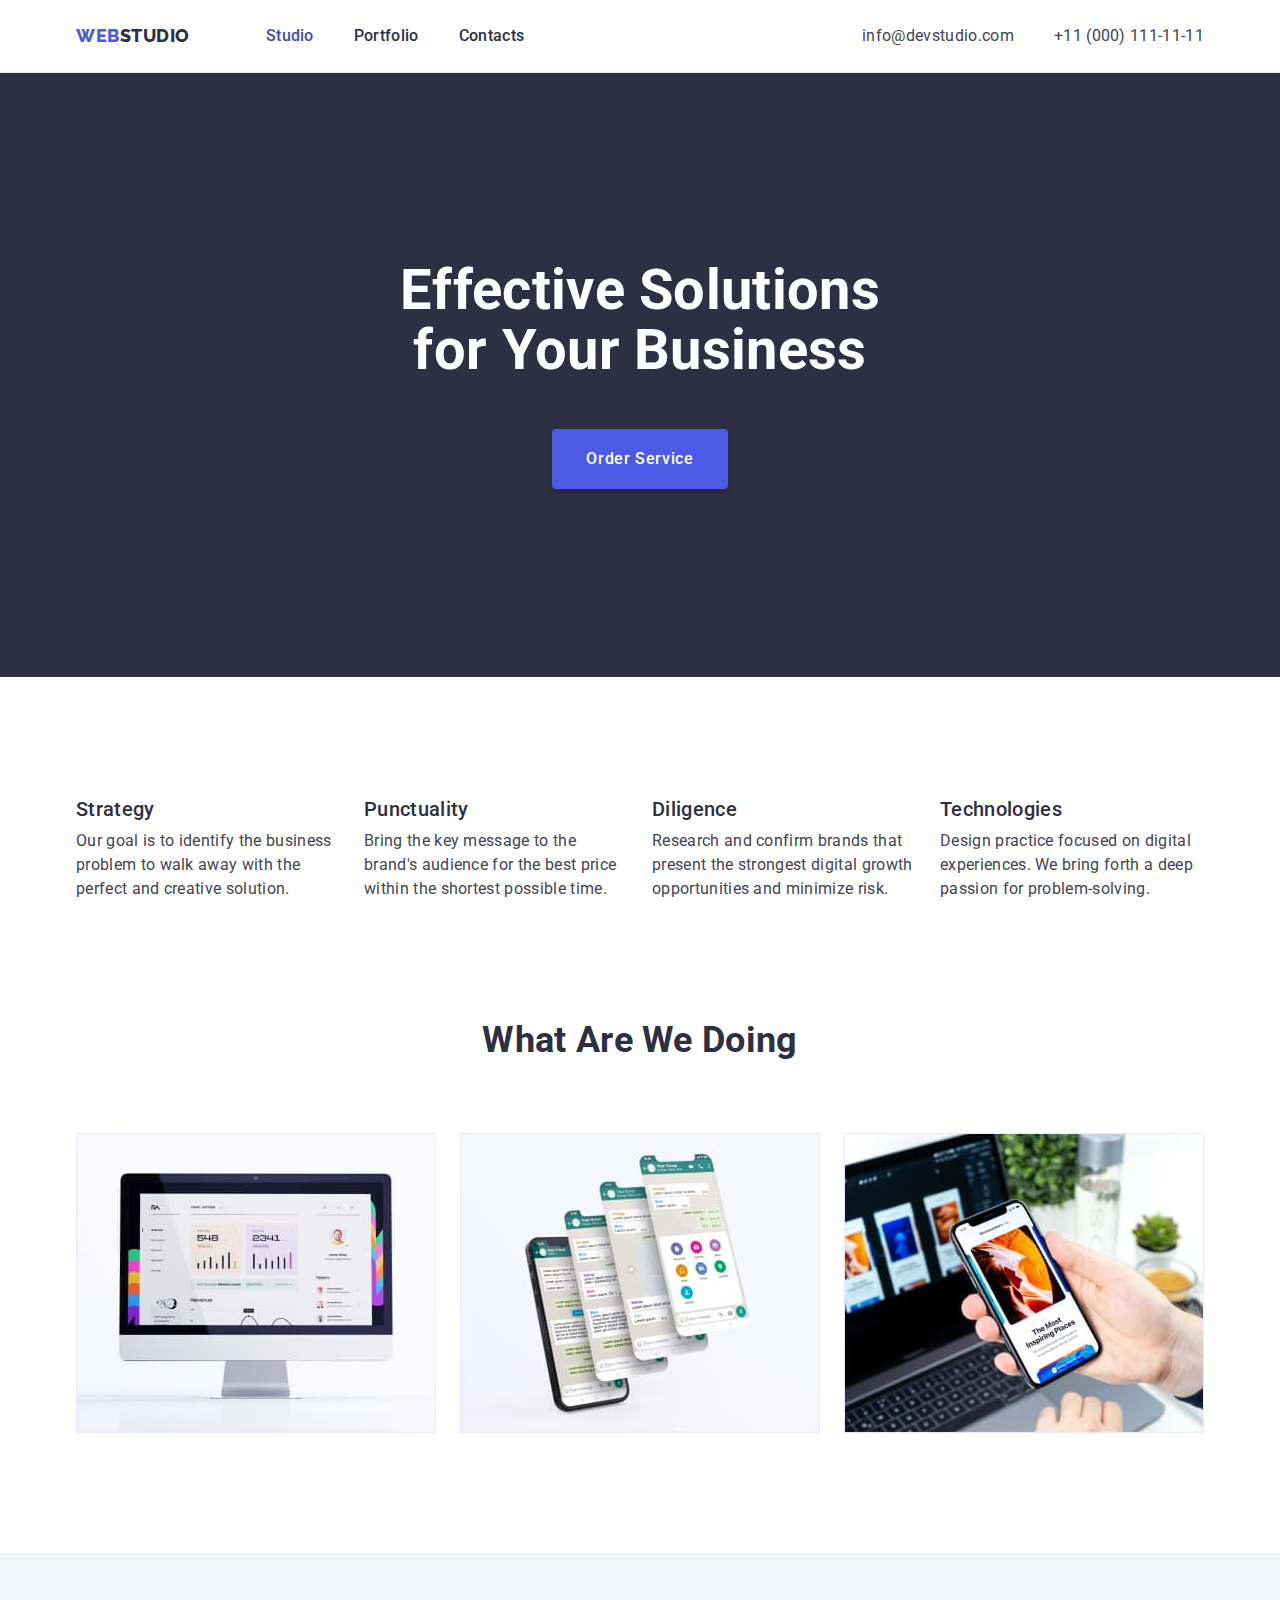
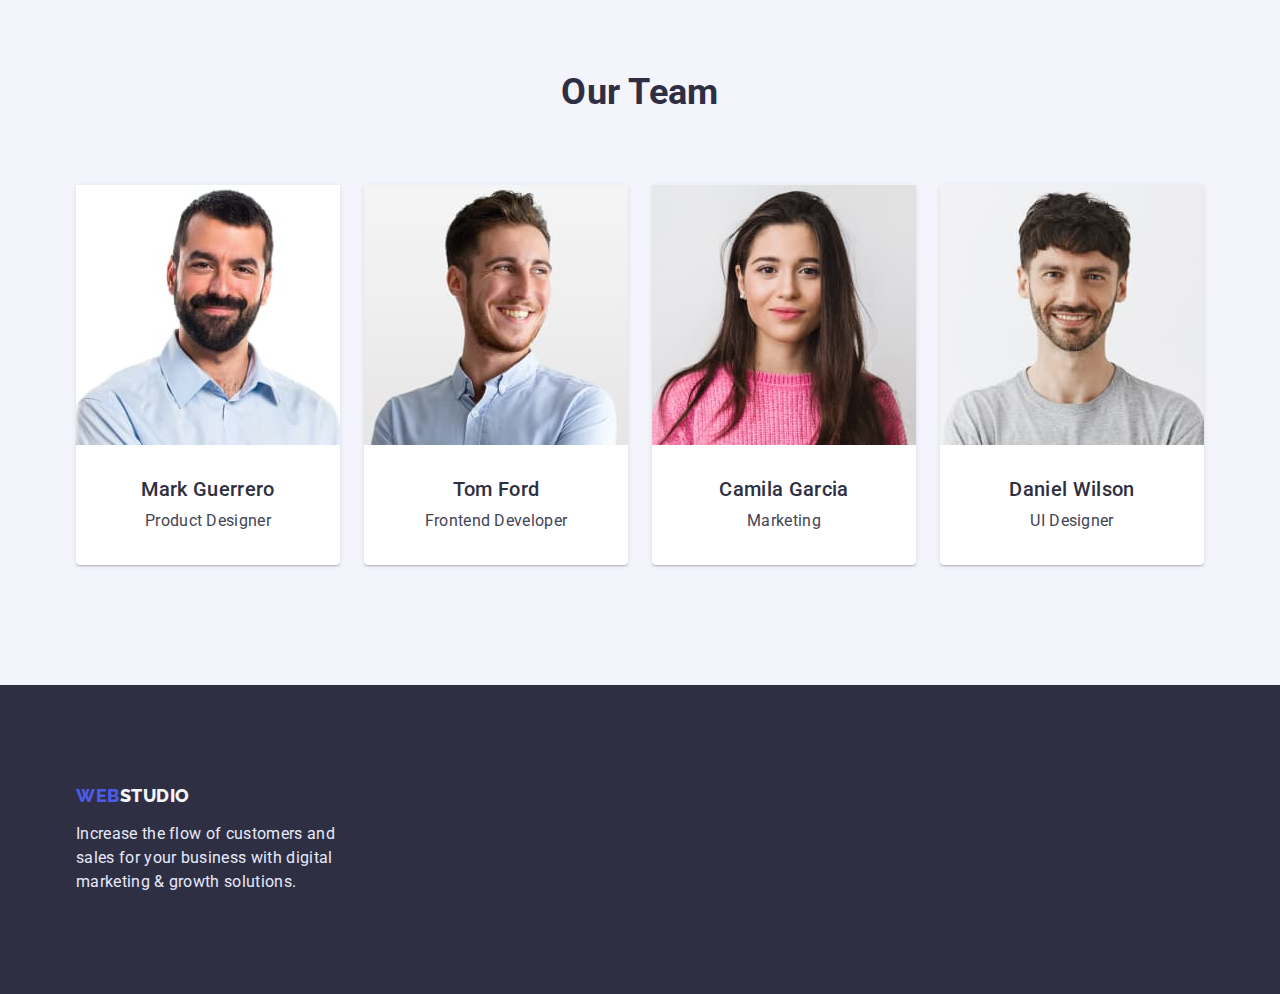
<file: index.html>
<!DOCTYPE html>
<html lang="en">
  <head>
    <meta charset="UTF-8" />
    <meta http-equiv="X-UA-Compatible" content="IE=edge" />
    <meta name="viewport" content="width=device-width, initial-scale=1.0" />
    <title>Main Page</title>
    <link rel="preconnect" href="https://fonts.googleapis.com" />
    <link rel="preconnect" href="https://fonts.gstatic.com" crossorigin />
    <link
      href="https://fonts.googleapis.com/css2?family=Raleway:wght@800&family=Roboto:wght@400;500;700;900&display=swap"
      rel="stylesheet"
    />
    <link
      rel="stylesheet"
      href="https://cdnjs.cloudflare.com/ajax/libs/modern-normalize/1.1.0/modern-normalize.min.css"
    />
    <link rel="stylesheet" href="./css/styles.css" />
  </head>
  <body>
    <header class="header">
      <div class="container header-container">
        <nav class="header-navigation">
          <a href="./index.html" class="logo header-logo link"
            ><span class="accent">Web</span>Studio</a
          >
          <ul class="header-list list">
            <li class="header-item">
              <a href="./index.html" class="header-link link active">Studio</a>
            </li>
            <li class="header-item">
              <a href="./portfolio.html" class="header-link link">Portfolio</a>
            </li>
            <li class="header-item">
              <a href="" class="header-link link">Contacts</a>
            </li>
          </ul>
        </nav>
        <address class="header-address">
          <ul class="address-list list">
            <li class="address-item">
              <a href="mailto:info@devstudio.com" class="header-mail link"
                >info@devstudio.com</a
              >
            </li>
            <li>
              <a href="tel:+110001111111" class="header-tel link"
                >+11 (000) 111-11-11</a
              >
            </li>
          </ul>
        </address>
      </div>
    </header>
    <main>
      <section class="hero">
        <div class="container">
          <h1 class="hero-title">
            Effective Solutions <br />
            for Your Business
          </h1>
          <button type="button" class="hero-btn">Order Service</button>
        </div>
      </section>
      <section class="benefits section">
        <div class="container">
          <h2 class="benefits-title-main">Our advantages</h2>
          <ul class="benefits-list list">
            <li class="benefits-item">
              <h3 class="benefits-title">Strategy</h3>
              <p class="benefits-item-text">
                Our goal is to identify the business problem to walk away with
                the perfect and creative solution.
              </p>
            </li>
            <li class="benefits-item">
              <h3 class="benefits-title">Punctuality</h3>
              <p class="benefits-item-text">
                Bring the key message to the brand's audience for the best price
                within the shortest possible time.
              </p>
            </li>
            <li class="benefits-item">
              <h3 class="benefits-title">Diligence</h3>
              <p class="benefits-item-text">
                Research and confirm brands that present the strongest digital
                growth opportunities and minimize risk.
              </p>
            </li>
            <li class="benefits-item">
              <h3 class="benefits-title">Technologies</h3>
              <p class="benefits-item-text">
                Design practice focused on digital experiences. We bring forth a
                deep passion for problem-solving.
              </p>
            </li>
          </ul>
        </div>
      </section>
      <section class="case section">
        <div class="container">
          <h2 class="case-title">What are we doing</h2>
          <ul class="case-list list">
            <li class="case-item">
              <img src="./images/img-1.jpg" alt="Apple iMak" width="360" />
            </li>
            <li class="case-item">
              <img src="./images/img-2.jpg" alt="Apple iphone" width="360" />
            </li>
            <li class="case-item">
              <img
                src="./images/img-3.jpg"
                alt="iphone and notebook"
                width="360"
              />
            </li>
          </ul>
        </div>
      </section>
      <section class="team section">
        <div class="container">
          <h2 class="team-title">Our Team</h2>
          <ul class="team-list list">
            <li class="team-item">
              <img
                class="team-item-img"
                src="./images/photo-1.jpg"
                alt="Mark Guerrero"
                width="264"
              />
              <h3 class="team-item-title">Mark Guerrero</h3>
              <p class="team-item-text">Product Designer</p>
            </li>
            <li class="team-item">
              <img
                class="team-item-img"
                src="./images/photo-2.jpg"
                alt="Tom Ford"
                width="264"
              />
              <h3 class="team-item-title">Tom Ford</h3>
              <p class="team-item-text">Frontend Developer</p>
            </li>
            <li class="team-item">
              <img
                class="team-item-img"
                src="./images/photo-3.jpg"
                alt="Camila Garcia"
                width="264"
              />
              <h3 class="team-item-title">Camila Garcia</h3>
              <p class="team-item-text">Marketing</p>
            </li>
            <li class="team-item">
              <img
                class="team-item-img"
                src="./images/photo-4.jpg"
                alt="Daniel Wilson"
                width="264"
              />
              <h3 class="team-item-title">Daniel Wilson</h3>
              <p class="team-item-text">UI Designer</p>
            </li>
          </ul>
        </div>
      </section>
    </main>
    <footer class="footer">
      <div class="container">
        <a href="./index.html" class="logo footer-logo link"
          ><span class="accent">Web</span>Studio</a
        >
        <p class="footer-text">
          Increase the flow of customers and sales for your business with
          digital marketing & growth solutions.
        </p>
      </div>
    </footer>
  </body>
</html>
</file>
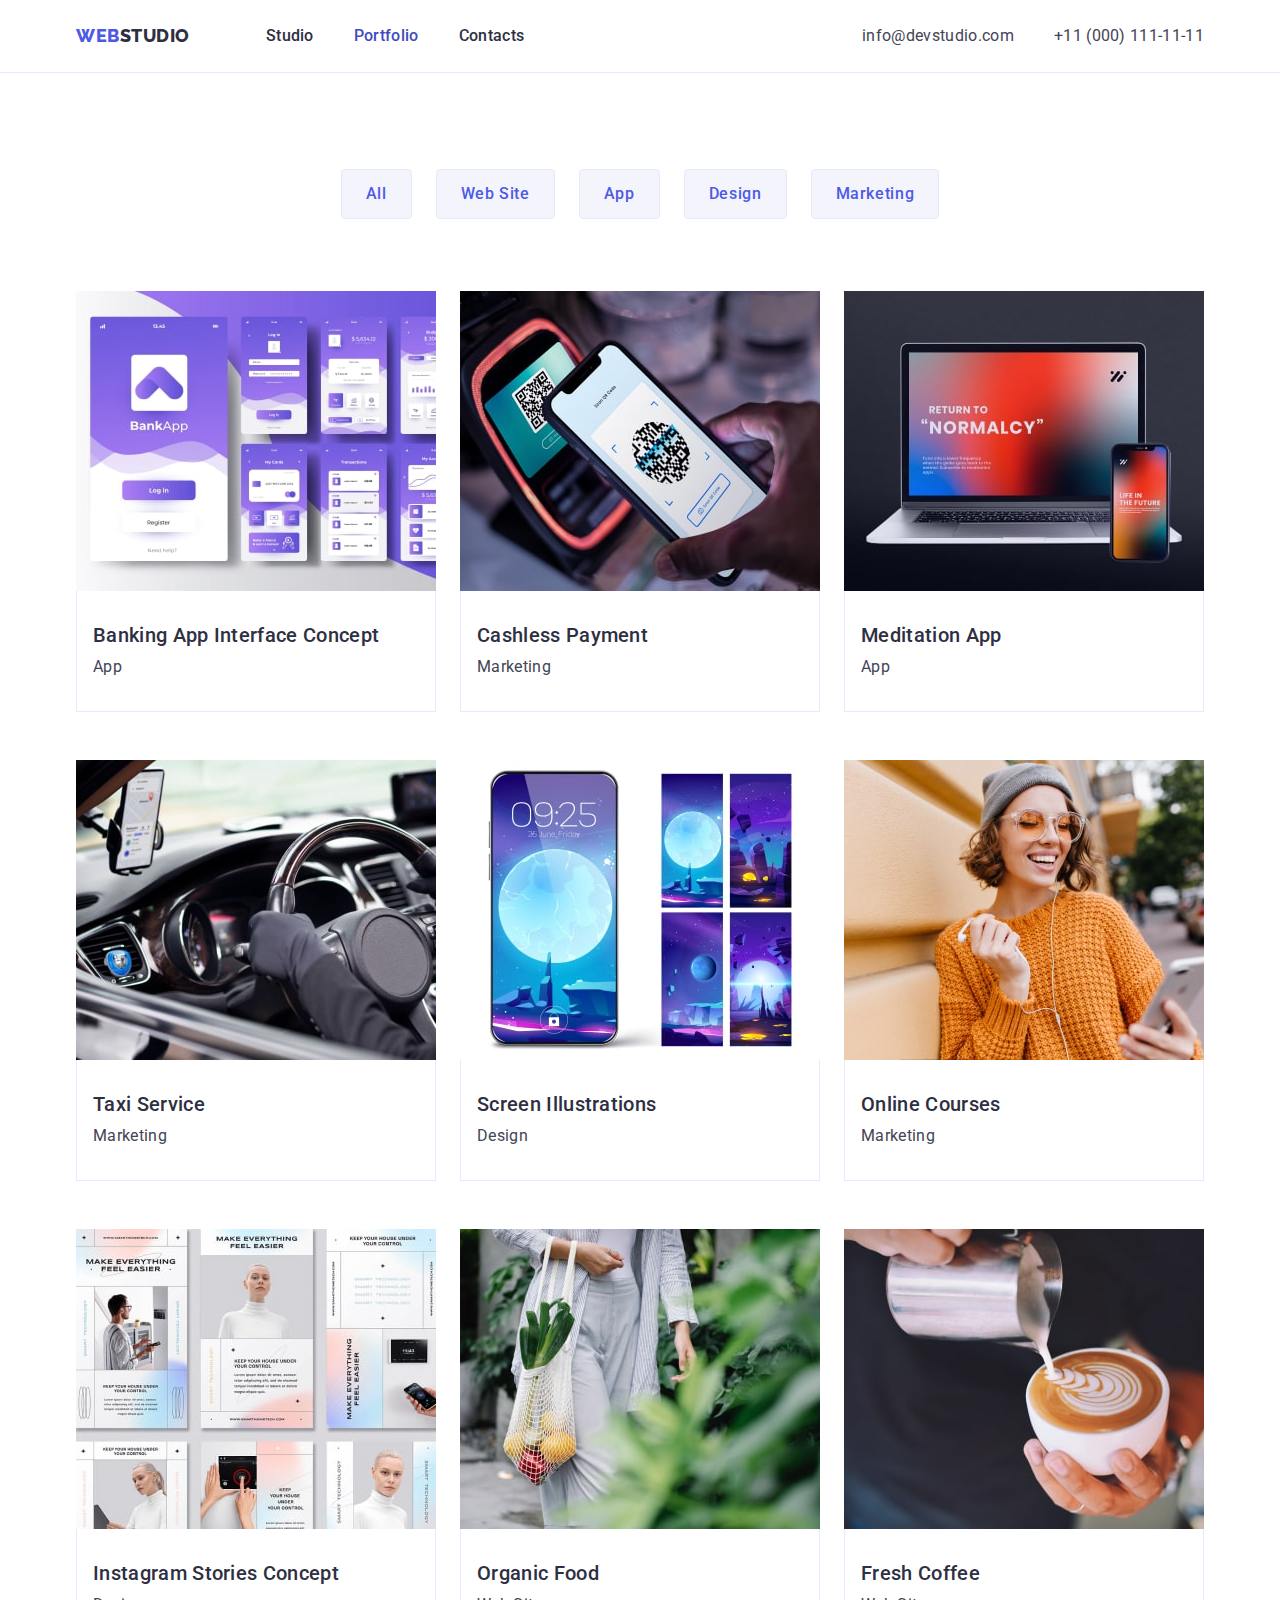
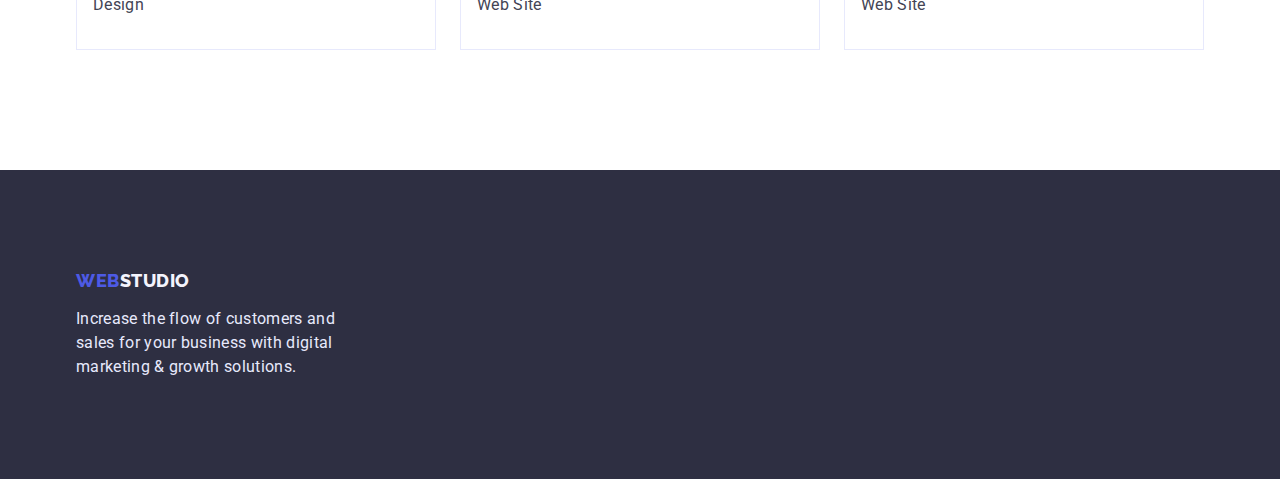
<file: portfolio.html>
<!DOCTYPE html>
<html lang="en">
  <head>
    <meta charset="UTF-8" />
    <meta http-equiv="X-UA-Compatible" content="IE=edge" />
    <meta name="viewport" content="width=device-width, initial-scale=1.0" />
    <title>Portfolio</title>
    <link rel="preconnect" href="https://fonts.googleapis.com" />
    <link rel="preconnect" href="https://fonts.gstatic.com" crossorigin />
    <link
      href="https://fonts.googleapis.com/css2?family=Raleway:wght@800&family=Roboto:wght@400;500;700;900&display=swap"
      rel="stylesheet"
    />
    <link
      rel="stylesheet"
      href="https://cdnjs.cloudflare.com/ajax/libs/modern-normalize/1.1.0/modern-normalize.min.css"
    />
    <link rel="stylesheet" href="./css/styles.css" />
  </head>
  <body>
    <header class="header">
      <div class="container header-container">
        <nav class="header-navigation">
          <a href="./index.html" class="logo header-logo link"
            ><span class="accent">Web</span>Studio</a
          >
          <ul class="header-list list">
            <li class="header-item">
              <a href="./index.html" class="header-link link">Studio</a>
            </li>
            <li class="header-item">
              <a href="./portfolio.html" class="header-link link active"
                >Portfolio</a
              >
            </li>
            <li class="header-item">
              <a href="" class="header-link link">Contacts</a>
            </li>
          </ul>
        </nav>
        <address class="header-address">
          <ul class="address-list list">
            <li class="address-item">
              <a href="mailto:info@devstudio.com" class="header-mail link"
                >info@devstudio.com</a
              >
            </li>
            <li>
              <a href="tel:+110001111111" class="header-tel link"
                >+11 (000) 111-11-11</a
              >
            </li>
          </ul>
        </address>
      </div>
    </header>
    <main>
      <section class="examples section">
        <div class="container">
          <h1 class="examples-title-main">Work examples</h1>
          <ul class="examples-btn-list list">
            <li class="examples-btn-item">
              <button type="button" class="examples-btn">All</button>
            </li>
            <li class="examples-btn-item">
              <button type="button" class="examples-btn">Web Site</button>
            </li>
            <li class="examples-btn-item">
              <button type="button" class="examples-btn">App</button>
            </li>
            <li class="examples-btn-item">
              <button type="button" class="examples-btn">Design</button>
            </li>
            <li class="examples-btn-item">
              <button type="button" class="examples-btn">Marketing</button>
            </li>
          </ul>
          <ul class="examples-list list">
            <li class="examples-item">
              <a href="" class="link">
                <img
                  src="./images/img-pf-01.jpg"
                  alt="Project Card 1"
                  width="360"
                />
                <div class="card-border">
                  <h2 class="examples-item-title">
                    Banking App Interface Concept
                  </h2>
                  <p class="examples-text">App</p>
                </div>
                <p class="examples-hover-text">
                  14 Stylish and User-Friendly App Design Concepts · Task
                  Manager App · Calorie Tracker App · Exotic Fruit Ecommerce App
                  · Cloud Storage App
                </p>
              </a>
            </li>
            <li class="examples-item">
              <a href="" class="link">
                <img
                  src="./images/img-pf-02.jpg"
                  alt="Project Card 2"
                  width="360"
                />
                <div class="card-border">
                  <h2 class="examples-item-title">Cashless Payment</h2>
                  <p class="examples-text">Marketing</p>
                </div>
                <p class="examples-hover-text">
                  14 Stylish and User-Friendly App Design Concepts · Task
                  Manager App · Calorie Tracker App · Exotic Fruit Ecommerce App
                  · Cloud Storage App
                </p>
              </a>
            </li>
            <li class="examples-item">
              <a href="" class="link">
                <img
                  src="./images/img-pf-03.jpg"
                  alt="Project Card 3"
                  width="360"
                />
                <div class="card-border">
                  <h2 class="examples-item-title">Meditation App</h2>
                  <p class="examples-text">App</p>
                </div>
                <p class="examples-hover-text">
                  14 Stylish and User-Friendly App Design Concepts · Task
                  Manager App · Calorie Tracker App · Exotic Fruit Ecommerce App
                  · Cloud Storage App
                </p>
              </a>
            </li>
            <li class="examples-item">
              <a href="" class="link">
                <img
                  src="./images/img-pf-04.jpg"
                  alt="Project Card 4"
                  width="360"
                />
                <div class="card-border">
                  <h2 class="examples-item-title">Taxi Service</h2>
                  <p class="examples-text">Marketing</p>
                </div>
                <p class="examples-hover-text">
                  14 Stylish and User-Friendly App Design Concepts · Task
                  Manager App · Calorie Tracker App · Exotic Fruit Ecommerce App
                  · Cloud Storage App
                </p>
              </a>
            </li>
            <li class="examples-item">
              <a href="" class="link">
                <img
                  src="./images/img-pf-05.jpg"
                  alt="Project Card 5"
                  width="360"
                />
                <div class="card-border">
                  <h2 class="examples-item-title">Screen Illustrations</h2>
                  <p class="examples-text">Design</p>
                </div>
                <p class="examples-hover-text">
                  14 Stylish and User-Friendly App Design Concepts · Task
                  Manager App · Calorie Tracker App · Exotic Fruit Ecommerce App
                  · Cloud Storage App
                </p>
              </a>
            </li>
            <li class="examples-item">
              <a href="" class="link">
                <img
                  src="./images/img-pf-06.jpg"
                  alt="Project Card 6"
                  width="360"
                />
                <div class="card-border">
                  <h2 class="examples-item-title">Online Courses</h2>
                  <p class="examples-text">Marketing</p>
                </div>
                <p class="examples-hover-text">
                  14 Stylish and User-Friendly App Design Concepts · Task
                  Manager App · Calorie Tracker App · Exotic Fruit Ecommerce App
                  · Cloud Storage App
                </p>
              </a>
            </li>
            <li class="examples-item">
              <a href="" class="link">
                <img
                  src="./images/img-pf-07.jpg"
                  alt="Project Card 7"
                  width="360"
                />
                <div class="card-border">
                  <h2 class="examples-item-title">Instagram Stories Concept</h2>
                  <p class="examples-text">Design</p>
                </div>
                <p class="examples-hover-text">
                  14 Stylish and User-Friendly App Design Concepts · Task
                  Manager App · Calorie Tracker App · Exotic Fruit Ecommerce App
                  · Cloud Storage App
                </p>
              </a>
            </li>
            <li class="examples-item">
              <a href="" class="link">
                <img
                  src="./images/img-pf-08.jpg"
                  alt="Project Card 8"
                  width="360"
                />
                <div class="card-border">
                  <h2 class="examples-item-title">Organic Food</h2>
                  <p class="examples-text">Web Site</p>
                </div>
                <p class="examples-hover-text">
                  14 Stylish and User-Friendly App Design Concepts · Task
                  Manager App · Calorie Tracker App · Exotic Fruit Ecommerce App
                  · Cloud Storage App
                </p>
              </a>
            </li>
            <li class="examples-item">
              <a href="" class="link">
                <img
                  src="./images/img-pf-09.jpg"
                  alt="Project Card 9"
                  width="360"
                />
                <div class="card-border">
                  <h2 class="examples-item-title">Fresh Coffee</h2>
                  <p class="examples-text">Web Site</p>
                </div>
                <p class="examples-hover-text">
                  14 Stylish and User-Friendly App Design Concepts · Task
                  Manager App · Calorie Tracker App · Exotic Fruit Ecommerce App
                  · Cloud Storage App
                </p>
              </a>
            </li>
          </ul>
        </div>
      </section>
    </main>
    <footer class="footer">
      <div class="container">
        <a href="./index.html" class="logo footer-logo link"
          ><span class="accent">Web</span>Studio</a
        >
        <p class="footer-text">
          Increase the flow of customers and sales for your business with
          digital marketing & growth solutions.
        </p>
      </div>
    </footer>
  </body>
</html>
</file>
<file: css/styles.css>
:root {
  --primary-text-color: #434455;
  --primary-bg-color: #e5e5e5;
  --title-text-color: #2e2f42;
  --accent-color: #4d5ae5;
  --hover-bg-color: #404bbf;
}

body {
  color: var(--primary-text-color);
  font-family: 'Roboto', sans-serif;
  letter-spacing: 0.02em;
}

.link {
  text-decoration: none;
}

.list {
  list-style: none;
}

h1,
h2,
h3,
h4,
h5,
h6,
p {
  margin: 0;
}

ul {
  margin: 0;
  padding-left: 0;
}

.container {
  margin-left: auto;
  margin-right: auto;
  width: 1158px;
  padding-left: 15px;
  padding-right: 15px;
  /* outline: 2px solid tomato; */
}

.section {
  padding-top: 120px;
  padding-bottom: 120px;
}

img {
  display: block;
}

/* --------HEADER-------- */

.header {
  border-bottom: 1px solid #e7e9fc;
  padding-top: 24px;
  padding-bottom: 24px;
  
  background-color: #ffffff;
}

.header-container {
  display: flex;
  justify-content: space-between;
  align-items: center;
}

.header-navigation {
  display: flex;
}

.logo {
  font-family: 'Raleway';
  font-weight: 800;
  letter-spacing: 0.03em;
  text-transform: uppercase;
}

.header-logo {
  margin-right: 76px;

  font-size: 18px;
  line-height: 1.33;
  color: #2e2f42;
}

.logo .accent {
  color: var(--accent-color);
}

.logo:hover,
.logo:focus {
  color: var(--accent-color);
}

.header-list {
  display: flex;
}

.header-item:not(:last-child) {
  margin-right: 40px;
}

.header-link {
  font-weight: 500;
  font-size: 16px;
  line-height: 1.5;
  color: var(--title-text-color);
}

.header-link:hover,
.header-link:focus {
  color: var(--hover-bg-color);
}

.active {
  color: var(--hover-bg-color);
}

.header-mail,
.header-tel {
  font-style: normal;
  font-size: 16px;
  line-height: 1.5;
  color: inherit;
}

.address-list {
  display: flex;
}

.address-item {
  margin-right: 40px;
}

.header-mail:hover,
.header-mail:focus,
.header-tel:hover,
.header-tel:focus {
  color: var(--hover-bg-color);
}

/* --------HERO-------- */

.hero {
  padding-top: 188px;
  padding-bottom: 188px;

  text-align: center;
  background: #2e2f42;
}
.hero-title {
  margin-bottom: 48px;

  font-size: 56px;
  line-height: 1.07;

  color: #ffffff;
}
.hero-btn {
  border-radius: 4px;
  border-color: transparent;
  padding: 16px 32px;

  font-family: inherit;
  font-weight: 500;
  font-size: 16px;
  line-height: 1.5;
  letter-spacing: 0.04em;
  color: #ffffff;
  background-color: var(--accent-color);
  box-shadow: 0px 4px 4px rgba(0, 0, 0, 0.15);

  cursor: pointer;
}

.hero-btn:hover,
.hero-btn:focus {
  background-color: var(--hover-bg-color);
}

/* --------OUR ADVANTAGES-------- */

.benefits-title-main {
  display: none;
}

.benefits-list {
  display: flex;
  gap: 24px;
}

.benefits-item {
  flex-basis: calc((100% - 72px) / 4);
}

.benefits-title {
  margin-bottom: 8px;

  font-weight: 500;
  font-size: 20px;
  line-height: 1.2;
  color: var(--title-text-color);
}
.benefits-item-text {
  font-size: 16px;
  line-height: 1.5;
}

/* --------WHAT ARE WE DOING-------- */

.case.section {
  padding-top: 0;
}

.case-title {
  margin-bottom: 72px;

  font-size: 36px;
  line-height: 1.11;
  text-align: center;
  text-transform: capitalize;
  color: var(--title-text-color);
}

.case-list {
  display: flex;
  justify-content: space-between;
}

/* --------OUR TEAM-------- */

.team {
  background-color: #f4f4fd;
}
.team-title {
  margin-bottom: 72px;

  font-size: 36px;
  line-height: 1.11;
  text-align: center;
  text-transform: capitalize;
  color: var(--title-text-color);
}

.team-list {
  display: flex;
  justify-content: space-between;
}

.team-item {
  padding-bottom: 32px;

  text-align: center;
  background: #ffffff;
  border-radius: 0px 0px 4px 4px;
  box-shadow: 0px 1px 6px rgba(46, 47, 66, 0.08),
    0px 1px 1px rgba(46, 47, 66, 0.16), 0px 2px 1px rgba(46, 47, 66, 0.08);
}

.team-item-title {
  margin-top: 32px;
  margin-bottom: 8px;

  font-weight: 500;
  font-size: 20px;
  line-height: 1.2;
  color: var(--title-text-color);
}

.team-item-text {
  font-size: 16px;
  line-height: 1.5;
}

/* --------FOOTER-------- */

.footer {
  padding: 100px 0;

  background-color: var(--title-text-color);
}

.footer-logo {
  display: inline-block;
  margin-bottom: 16px;

  font-size: 18px;
  line-height: 1.17;
  color: #f4f4fd;
}

.footer-text {
  width: 264px;

  font-size: 16px;
  line-height: 1.5;
  color: #e7e9fc;
}

/* -------------PORTFOLIO PAGE------------- */

.examples {
  padding-top: 96px;
}

.examples-title-main {
  display: none;
}

.examples-btn-list {
  display: flex;
  justify-content: center;
  margin-bottom: 72px;
}

.examples-btn-item:not(:last-child) {
  margin-right: 24px;
}

.examples-btn {
  padding: 12px 24px;
  border: 1px solid #e7e9fc;
  border-radius: 4px;

  font-family: inherit;
  font-weight: 500;
  font-size: 16px;
  line-height: 1.5;
  letter-spacing: 0.04em;
  color: var(--accent-color);
  background-color: #f4f4fd;

  cursor: pointer;
}

.examples-btn:hover,
.examples-btn:focus {
  color: #ffffff;
  background-color: var(--hover-bg-color);
  border-color: transparent;
}

.examples-list {
  display: flex;
  flex-wrap: wrap;
  row-gap: 48px;
  column-gap: 24px;
}

.examples-item {
  flex-basis: calc((100% - 48px) / 3);

  background-color: #ffffff;
}

/* .examples-item > .link {
  display: inline-block ;
} */

.examples-item-title {
  margin-bottom: 8px;

  font-weight: 500;
  font-size: 20px;
  line-height: 1.2;
  color: var(--title-text-color);
}
.examples-text {
  font-size: 16px;
  line-height: 1.5;
  color: var(--primary-text-color);
}
.examples-hover-text {
  display: none;
  padding: 40px 32px;
  min-height: 300px;

  font-size: 16px;
  line-height: 1.5;
  color: #f4f4fd;
  background-color: var(--hover-bg-color);
}

.card-border {
  padding: 32px 16px 32px 16px;
  border-right: 1px solid #e7e9fc;
  border-bottom: 1px solid #e7e9fc;
  border-left: 1px solid #e7e9fc;
}
</file>
